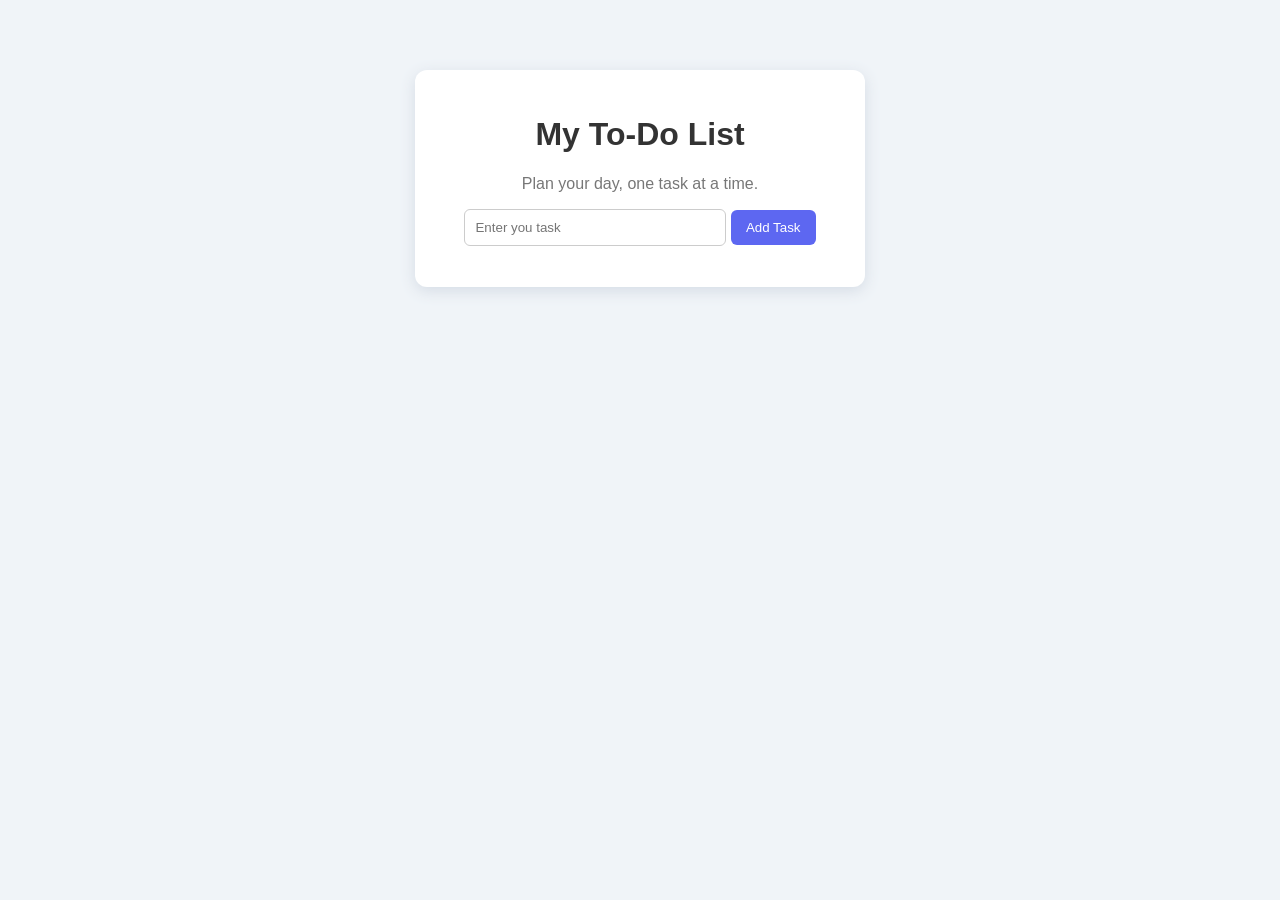
<file: javascript/todo_app/index.html>
<!DOCTYPE html>
<html lang="en">
<head>
    <meta charset="UTF-8">
    <meta name="viewport" content="width=device-width, initial-scale=1.0">
    <title>TO-DO LISt</title>
    <link rel="stylesheet" href="style.css">
    <script src="script.js" defer></script>
</head>
<body> 
    <div class="container">
        <h1>My To-Do List</h1>
        <p>Plan your day, one task at a time.</p>

        <input type="text" id="taskInput" placeholder="Enter you task">
        <button onclick="addTask()">Add Task</button>

        <ul id="tasklist"></ul>


    </div>
</body>
</file>
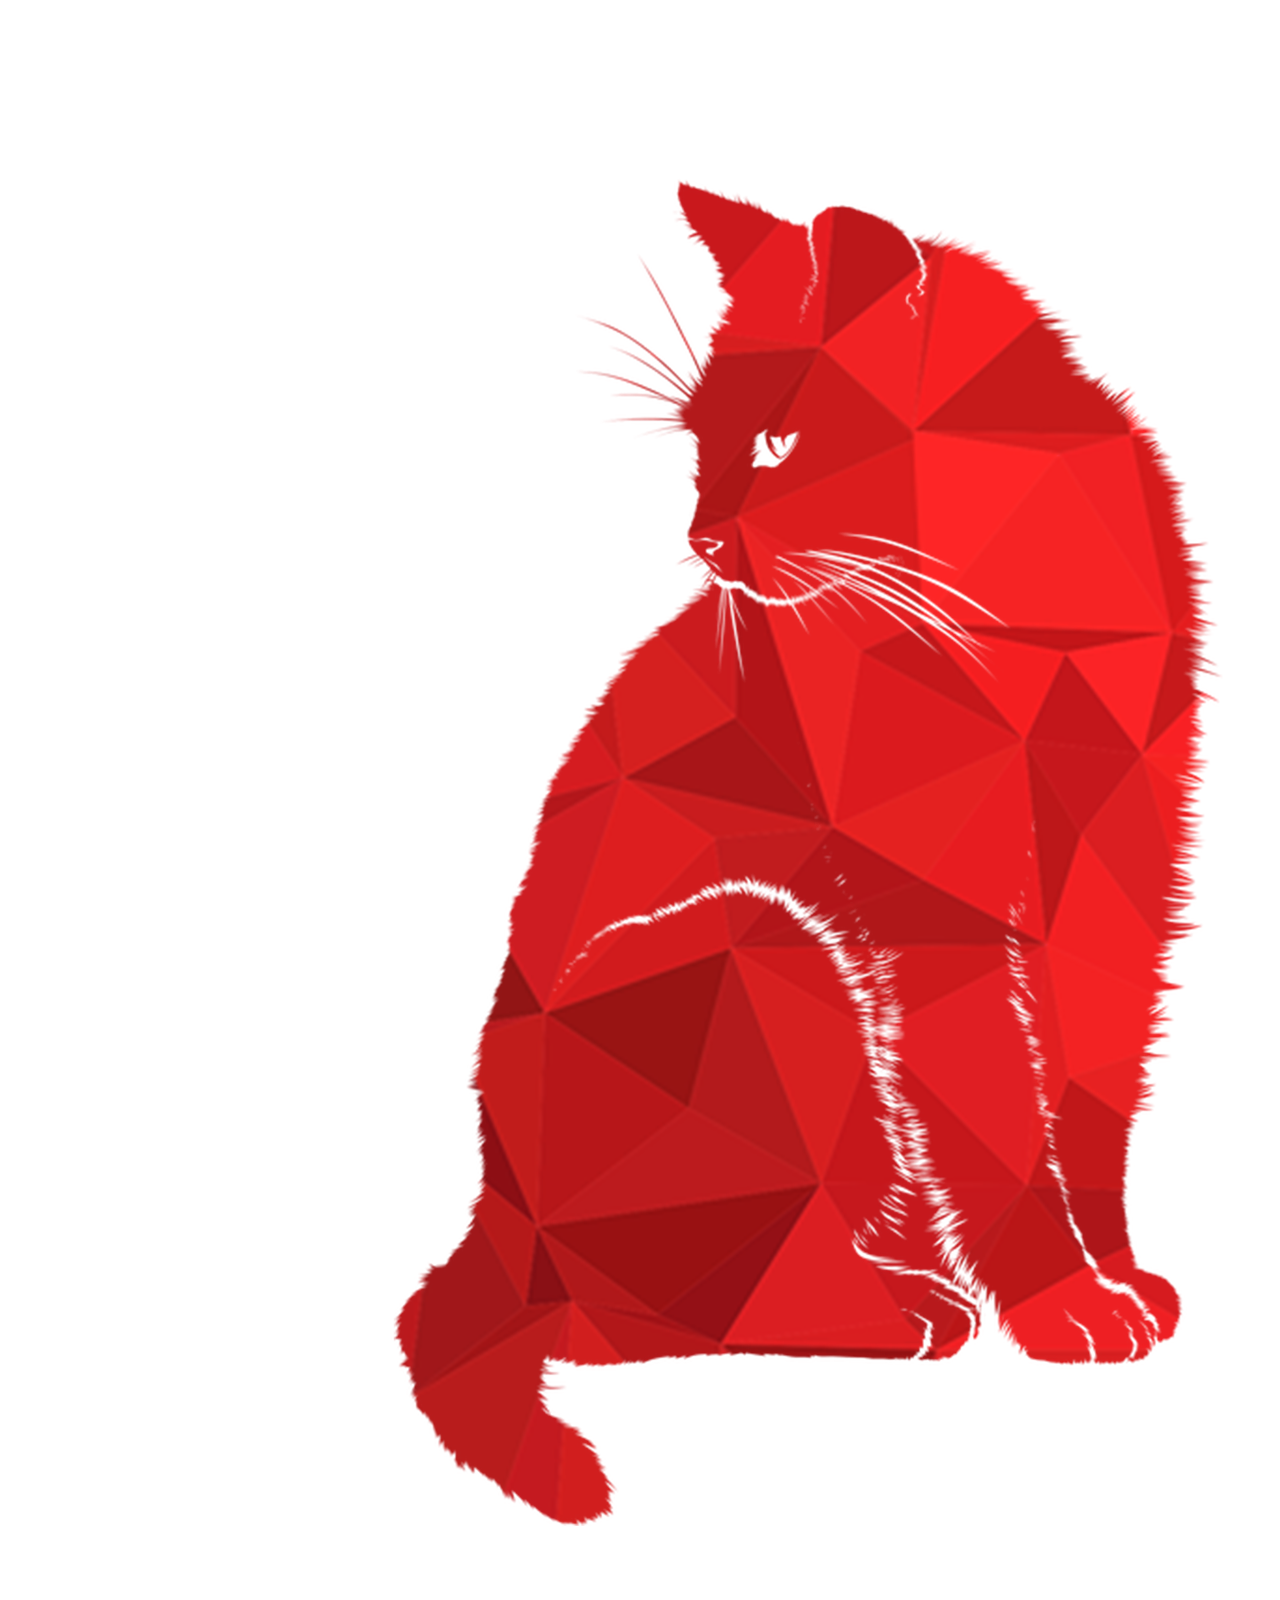
<file: basic.html>
<!DOCTYPE html>
<html lang="en">

<head>
    <meta charset="UTF-8">
    <meta name="viewport" content="width=device-width, initial-scale=1.0">
    <title>Amazon</title>

</head>

<body>
    <!-- Heading tags h1 to h6  -->
    <!-- <h1>This is h1 tag : Welcome to my website</h1> -->
    <!-- <h2>This is h2 tag : Welcome to my website</h2>
     <h3>This is h3 tag : Welcome to my website</h3>
     <h4>This is h4 tag : Welcome to my website</h4>
     <h5>This is h5 tag : Welcome to my website</h5>
     <h6>This is h6 tag : Welcome to my website</h6> -->



    <!-- paragraph tag -->
    <!-- <p> 
        Lorem ipsum dolor sit amet consectetur adipisicing elit. Adipisci esse consequatur inventore porro labore
        debitis, est minima quisquam commodi sit perferendis aliquam fugit, laudantium explicabo vero assumenda
        laboriosam molestiae accusantium a dolore veniam ducimus neque! Quam molestias hic, dolores numquam, delectus
        corrupti quia ullam eum alias odit suscipit in optio.
    </p> -->


    <!-- bold tag and break tag and italic tag -->
    <!-- <u><b><i>Hii my name is Digvijay !</i></b> <br>
     <strong>Hii my name is gajanan !</strong><br>
     <strong>Hii my name is rahul !</strong><br>
     <strong>Hii my name is divyani !</strong><br>
     <strong>Hii my name is rutuja !</strong><br></u> -->


     <!-- anchor tag use for link -->
      <!-- <h1>this is home page</h1>
      <a href="https://www.google.com" target="_blank" >Google</a><br>
      <a href="http://127.0.0.1:5500/data.html" target="_blank">Data page</a> -->

      <!-- image tag -->
       <img src="/sunwise-studio-cat-3237903_1920.png" alt="image not loded">
</body>

</html>
</file>
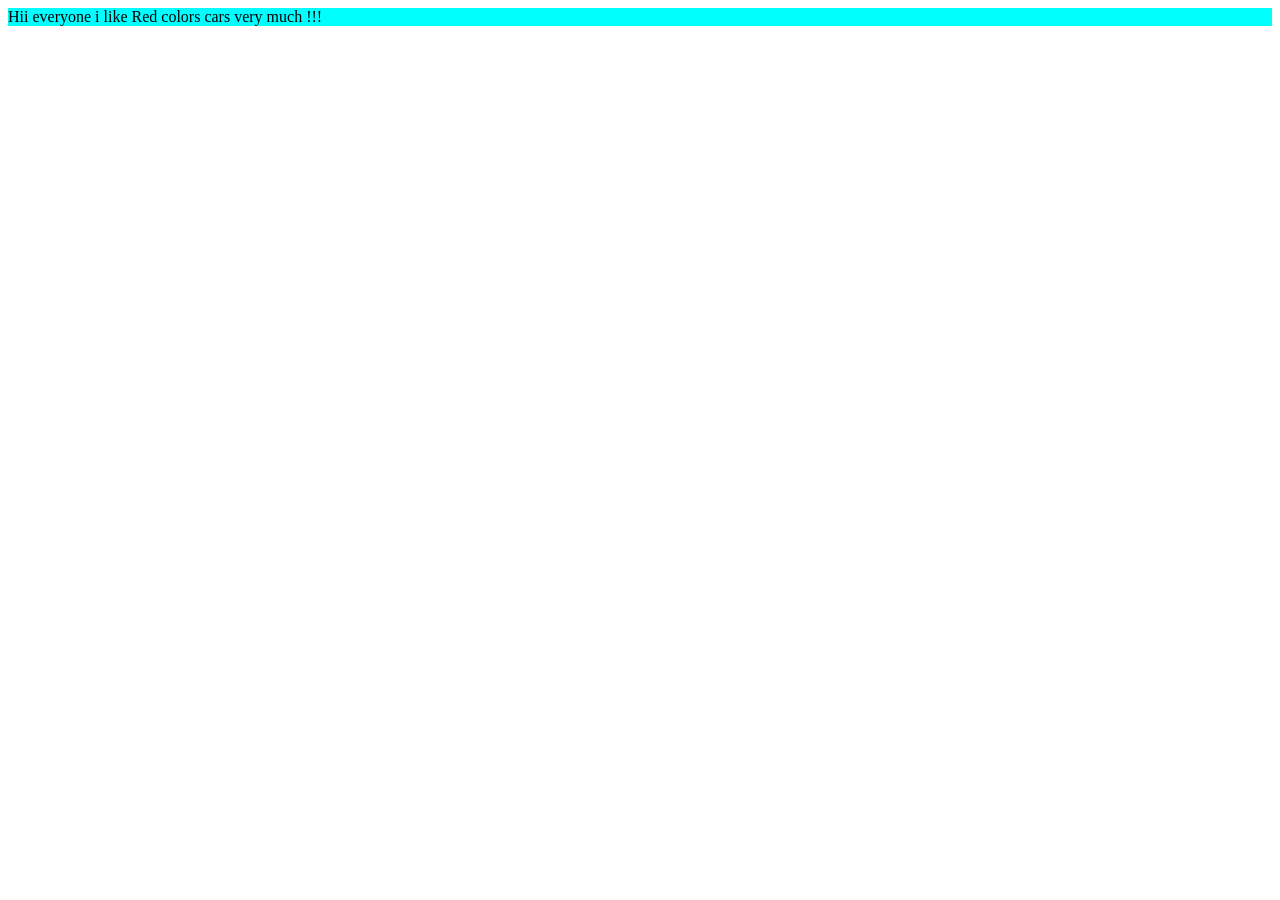
<file: block_inline.html>
<!DOCTYPE html>
<html lang="en">
<head>
    <meta charset="UTF-8">
    <meta name="viewport" content="width=device-width, initial-scale=1.0">
    <title>Document</title>
</head>
<body>
    <div style="background-color: aqua;">
        Hii everyone i like <span style="background-color: ;: red;">Red</span> colors cars very much !!!
    </div>
</body>
</html>
</file>
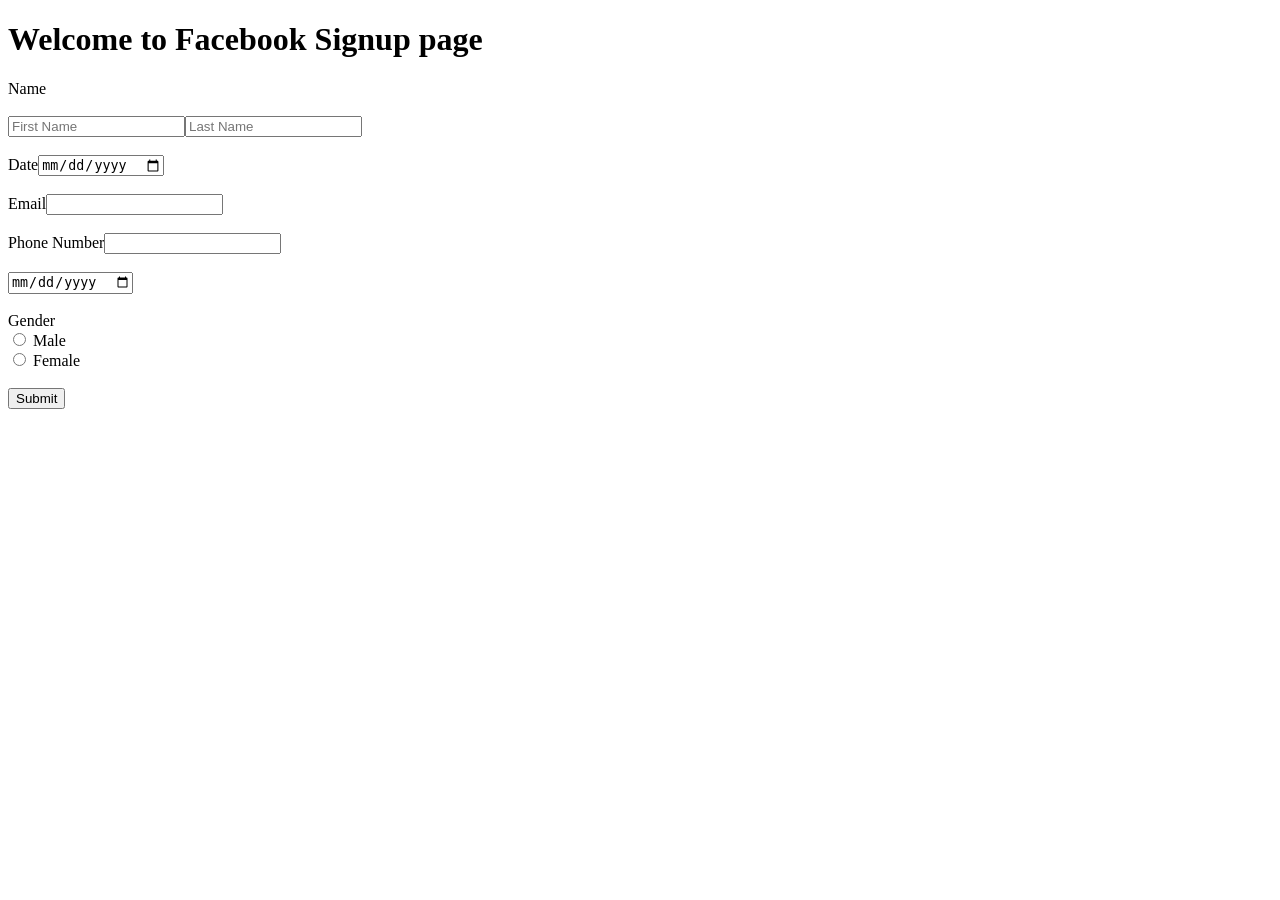
<file: facebook_signup.html>
<!DOCTYPE html>
<html lang="en">
<head>
    <meta charset="UTF-8">
    <meta name="viewport" content="width=device-width, initial-scale=1.0">
    <title>Document</title>
</head>
<body>
    
        <h1>Welcome to Facebook Signup page </h1>
        <form action="submit.html">
            <label for="">Name</label><br>
            <br>
            <input type="text" placeholder="First Name" required><input type="text" placeholder="Last Name" >
            <br><br>
            <label for="">Date</label><input type="date" name="" id="">
            <br><br>
            <label for="">Email</label><input type="email" name="" id=""><br><br>
            <label for="">Phone Number</label><input type="number" > <br><br>
            <input type="date" name="" id=""><br><br>
            <label for="">Gender</label>
            <br>
            <input type="radio" name="" id="">
            <label for="">Male</label><br>
            <input type="radio">
            <label for="">Female</label>
            <br><br>
            <input type="submit">

        </form>
</body>
</html>
</file>
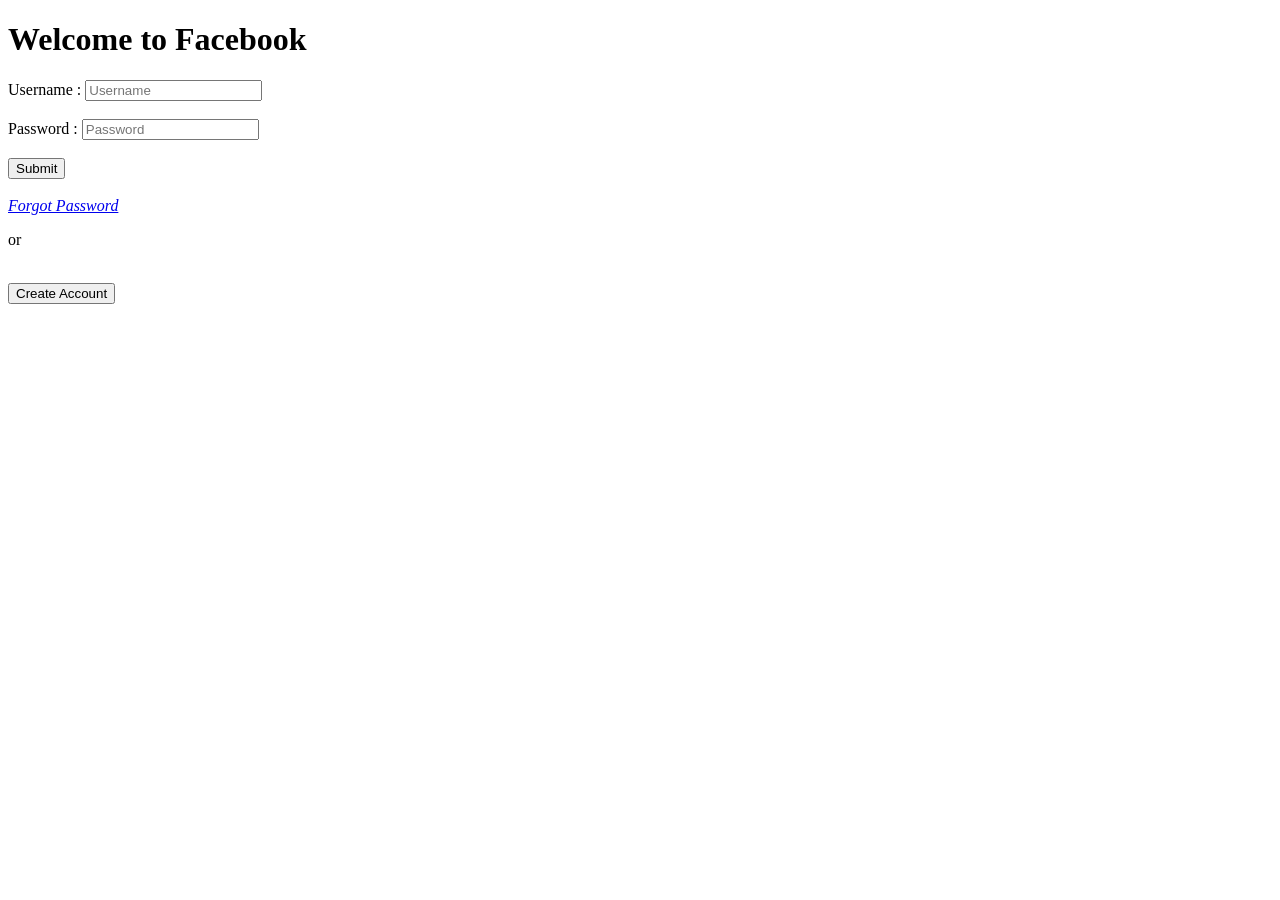
<file: form.html>
<!DOCTYPE html>
<html lang="en">

<head>
    <meta charset="UTF-8">
    <meta name="viewport" content="width=device-width, initial-scale=1.0">
    <title>Document</title>
</head>

<body>
        
    <h1>Welcome to Facebook</h1>

    <form action="submit.html">
        <label for="">Username : </label> <input type="text" placeholder="Username"><br><br>
        <label for="">Password : </label> <input type="password" placeholder="Password"><br><br>
        
        <input type="submit">
        <br><br>
        <i><a
                href="https://www.facebook.com/login/identify/?ci=[base64]">Forgot
                Password</a></i><br>
        <p>or</p>
        <br>
        <input type="button" value="Create Account">

    </form>
   
</body>

</html>
</file>
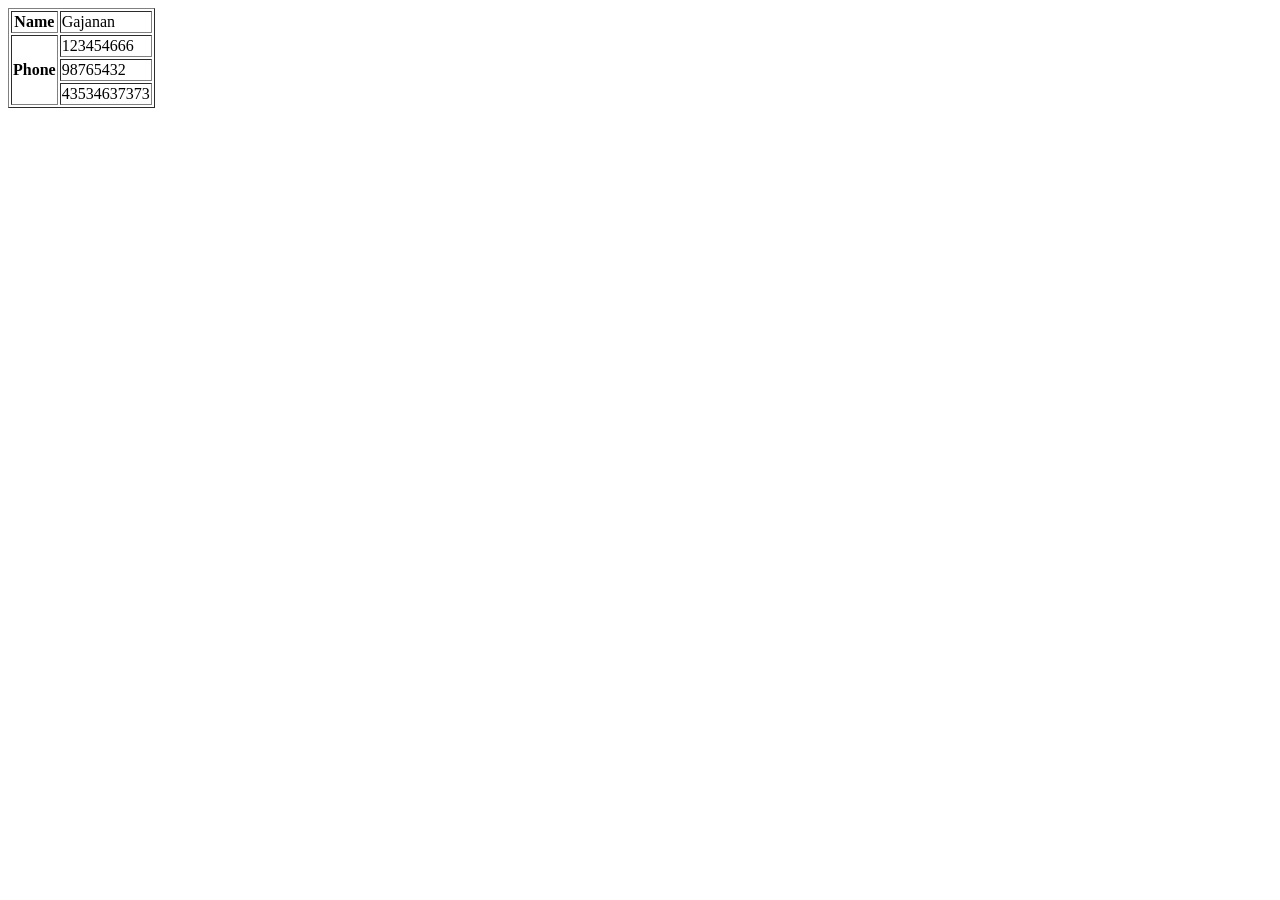
<file: product_table.html>
<!DOCTYPE html>
<html lang="en">
<head>
    <meta charset="UTF-8">
    <meta name="viewport" content="width=device-width, initial-scale=1.0">
    <title>Document</title>
</head>
<body>
    <table border="1px solid">
       <!-- colspan
       <tr>
        <th colspan="2">Name</th>
        <th>Age</th>
       </tr>
       <tr>
        <td>Digvijay</td>
        <td>Chavan</td>
        <td>60</td>
       </tr> -->
       <tr>
        <th>Name</th>
        <td>Gajanan</td>
       </tr>
       <tr>
        <th rowspan="3" >Phone</th>
        <td>123454666</td>
       </tr>
       <tr>
        <td>98765432</td>
       </tr>
       <tr>
        <td>43534637373</td>
       </tr>
    </table>
</body>
</html>
</file>
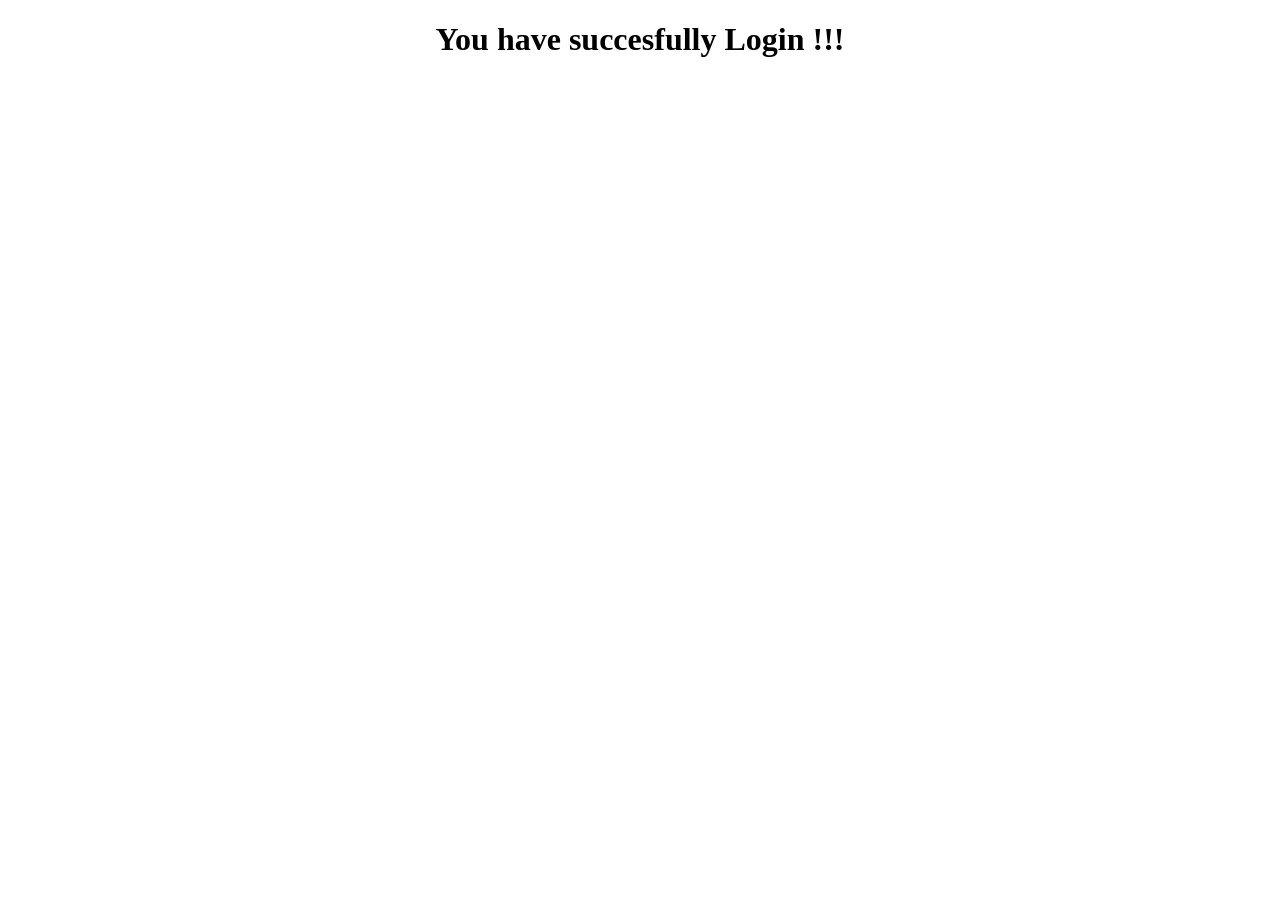
<file: submit.html>
<!DOCTYPE html>
<html lang="en">
<head>
    <meta charset="UTF-8">
    <meta name="viewport" content="width=device-width, initial-scale=1.0">
    <title>Document</title>
</head>
<body>
    <center>
    <h1>
        You have succesfully Login !!!
    </h1>
    </center>
    
</body>
</html>
</file>
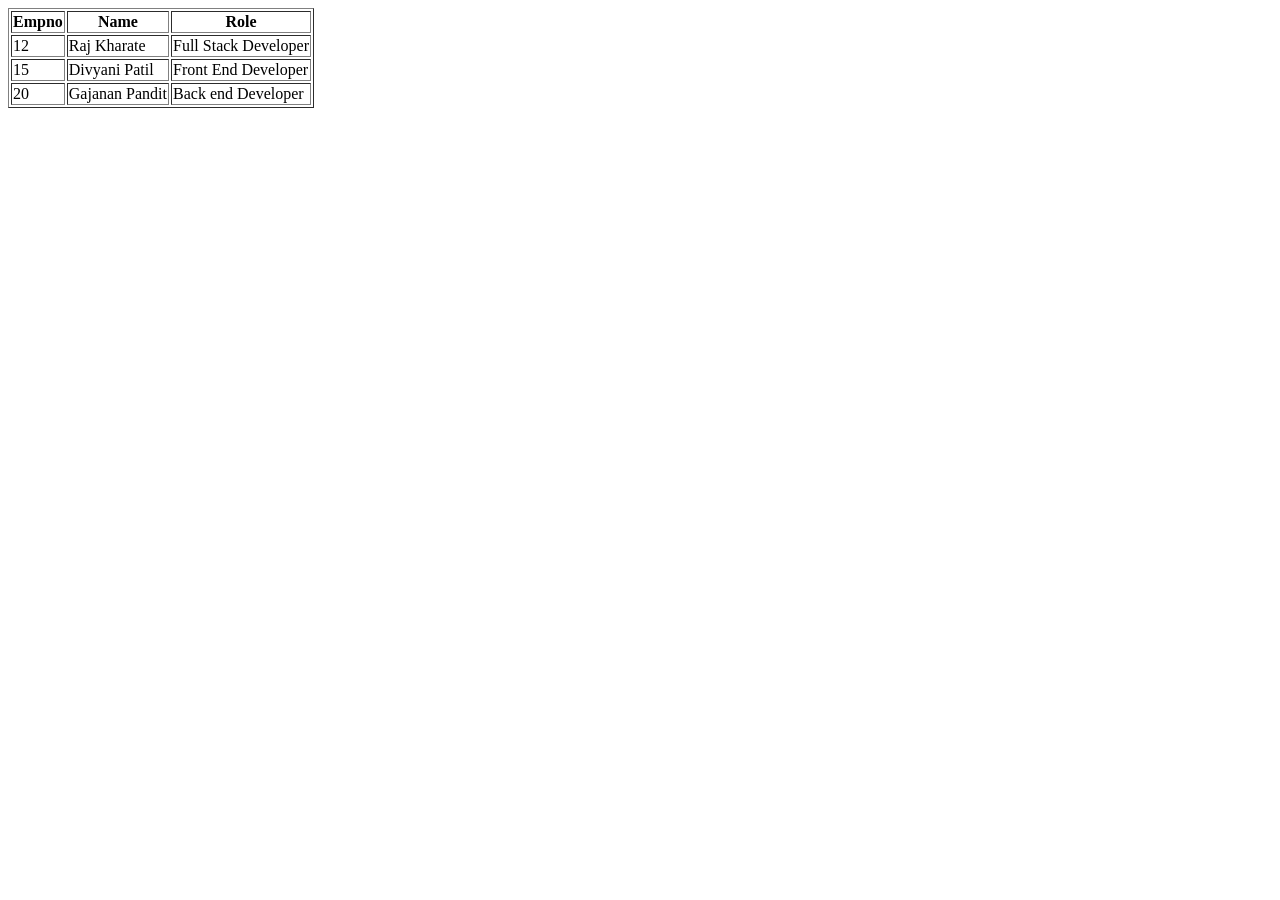
<file: table.html>
<!DOCTYPE html>
<html lang="en">
<head>
    <meta charset="UTF-8">
    <meta name="viewport" content="width=device-width, initial-scale=1.0">
    <title>Document</title>
</head>
<body>
    <table border="1px solid black">
        <!-- 1st row -->
         <tr>
            <th>Empno</th>
            <th>Name</th>
            <th>Role</th>
         </tr>

         <!-- 2nd row -->
          <tr>
            <td>12</td>
            <td>Raj Kharate</td>
            <td>Full Stack Developer</td>
          </tr>

          <!-- 3rd row -->
           <tr>
            <td>15</td>
            <td>Divyani Patil</td>
            <td>Front End Developer</td>
           </tr>

           <!-- 4 rows -->

           <tr>
            <td>20</td>
            <td>Gajanan Pandit</td>
            <td>Back end Developer</td>
           </tr>

    </table>
</body>
</html>
</file>
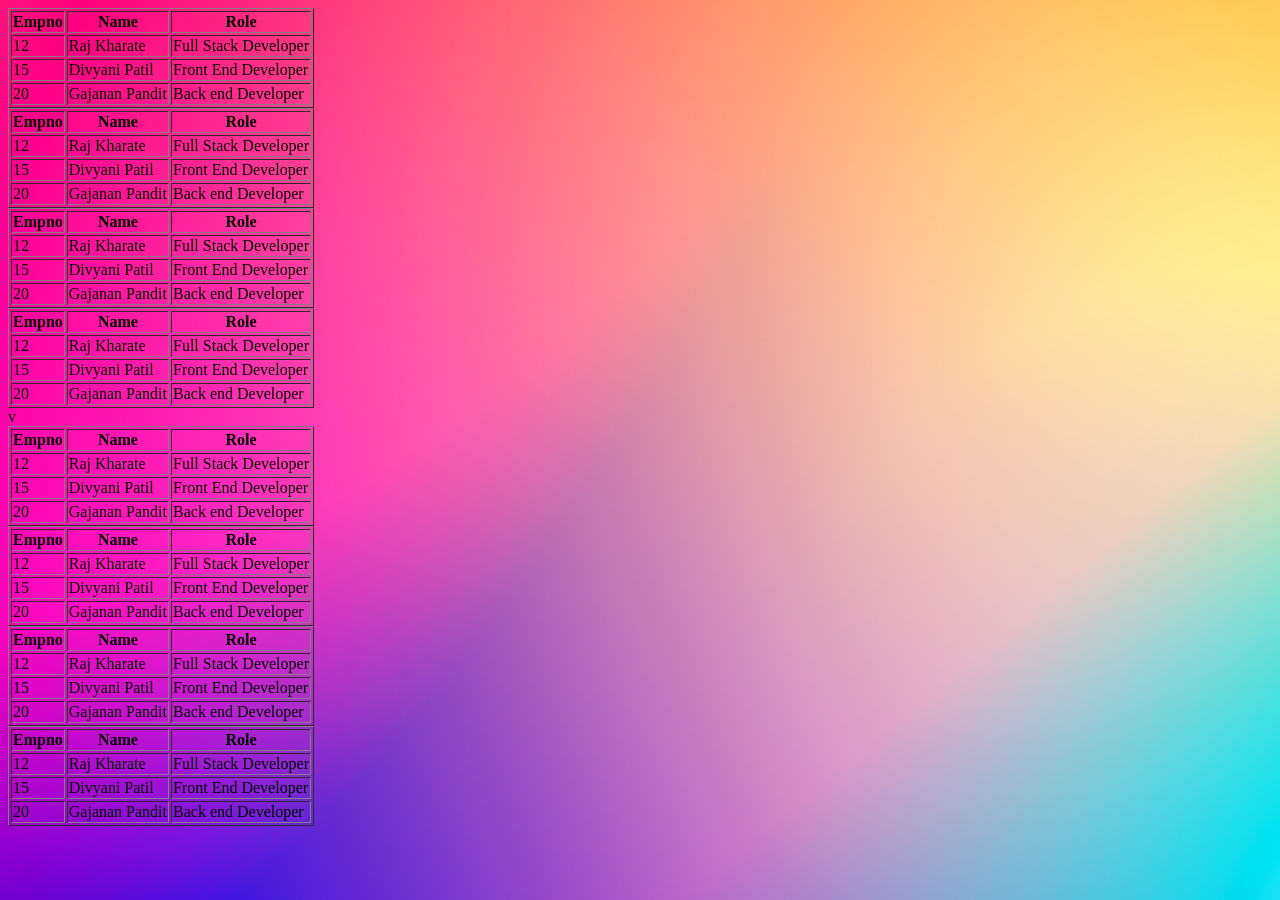
<file: CSS/background_properties.html>
<!DOCTYPE html>
<html lang="en">
<head>
    <meta charset="UTF-8">
    <meta name="viewport" content="width=device-width, initial-scale=1.0">
    <link rel="stylesheet" href="background_properties.css">
    <title>Document</title>
</head>
<body>
    
     <table border="1px solid black">
        <!-- 1st row -->
        <tr>
            <th>Empno</th>
            <th>Name</th>
            <th>Role</th>
        </tr>

        <!-- 2nd row -->
        <tr>
            <td>12</td>
            <td>Raj Kharate</td>
            <td>Full Stack Developer</td>
        </tr>

        <!-- 3rd row -->
        <tr>
            <td>15</td>
            <td>Divyani Patil</td>
            <td>Front End Developer</td>
        </tr>

        <!-- 4 rows -->

        <tr>
            <td>20</td>
            <td>Gajanan Pandit</td>
            <td>Back end Developer</td>
        </tr>

    </table>
    <table border="1px solid black">
        <!-- 1st row -->
        <tr>
            <th>Empno</th>
            <th>Name</th>
            <th>Role</th>
        </tr>

        <!-- 2nd row -->
        <tr>
            <td>12</td>
            <td>Raj Kharate</td>
            <td>Full Stack Developer</td>
        </tr>

        <!-- 3rd row -->
        <tr>
            <td>15</td>
            <td>Divyani Patil</td>
            <td>Front End Developer</td>
        </tr>

        <!-- 4 rows -->

        <tr>
            <td>20</td>
            <td>Gajanan Pandit</td>
            <td>Back end Developer</td>
        </tr>

    </table>
    <table border="1px solid black">
        <!-- 1st row -->
        <tr>
            <th>Empno</th>
            <th>Name</th>
            <th>Role</th>
        </tr>

        <!-- 2nd row -->
        <tr>
            <td>12</td>
            <td>Raj Kharate</td>
            <td>Full Stack Developer</td>
        </tr>

        <!-- 3rd row -->
        <tr>
            <td>15</td>
            <td>Divyani Patil</td>
            <td>Front End Developer</td>
        </tr>

        <!-- 4 rows -->

        <tr>
            <td>20</td>
            <td>Gajanan Pandit</td>
            <td>Back end Developer</td>
        </tr>

    </table>
    <table border="1px solid black">
        <!-- 1st row -->
        <tr>
            <th>Empno</th>
            <th>Name</th>
            <th>Role</th>
        </tr>

        <!-- 2nd row -->
        <tr>
            <td>12</td>
            <td>Raj Kharate</td>
            <td>Full Stack Developer</td>
        </tr>

        <!-- 3rd row -->
        <tr>
            <td>15</td>
            <td>Divyani Patil</td>
            <td>Front End Developer</td>
        </tr>

        <!-- 4 rows -->

        <tr>
            <td>20</td>
            <td>Gajanan Pandit</td>
            <td>Back end Developer</td>
        </tr>

    </table>
    v
    <table border="1px solid black">
        <!-- 1st row -->
        <tr>
            <th>Empno</th>
            <th>Name</th>
            <th>Role</th>
        </tr>

        <!-- 2nd row -->
        <tr>
            <td>12</td>
            <td>Raj Kharate</td>
            <td>Full Stack Developer</td>
        </tr>

        <!-- 3rd row -->
        <tr>
            <td>15</td>
            <td>Divyani Patil</td>
            <td>Front End Developer</td>
        </tr>

        <!-- 4 rows -->

        <tr>
            <td>20</td>
            <td>Gajanan Pandit</td>
            <td>Back end Developer</td>
        </tr>

    </table>

    <table border="1px solid black">
        <!-- 1st row -->
        <tr>
            <th>Empno</th>
            <th>Name</th>
            <th>Role</th>
        </tr>

        <!-- 2nd row -->
        <tr>
            <td>12</td>
            <td>Raj Kharate</td>
            <td>Full Stack Developer</td>
        </tr>

        <!-- 3rd row -->
        <tr>
            <td>15</td>
            <td>Divyani Patil</td>
            <td>Front End Developer</td>
        </tr>

        <!-- 4 rows -->

        <tr>
            <td>20</td>
            <td>Gajanan Pandit</td>
            <td>Back end Developer</td>
        </tr>

    </table>
    <table border="1px solid black">
        <!-- 1st row -->
        <tr>
            <th>Empno</th>
            <th>Name</th>
            <th>Role</th>
        </tr>

        <!-- 2nd row -->
        <tr>
            <td>12</td>
            <td>Raj Kharate</td>
            <td>Full Stack Developer</td>
        </tr>

        <!-- 3rd row -->
        <tr>
            <td>15</td>
            <td>Divyani Patil</td>
            <td>Front End Developer</td>
        </tr>

        <!-- 4 rows -->

        <tr>
            <td>20</td>
            <td>Gajanan Pandit</td>
            <td>Back end Developer</td>
        </tr>

    </table>
    <table border="1px solid black">
        <!-- 1st row -->
        <tr>
            <th>Empno</th>
            <th>Name</th>
            <th>Role</th>
        </tr>

        <!-- 2nd row -->
        <tr>
            <td>12</td>
            <td>Raj Kharate</td>
            <td>Full Stack Developer</td>
        </tr>

        <!-- 3rd row -->
        <tr>
            <td>15</td>
            <td>Divyani Patil</td>
            <td>Front End Developer</td>
        </tr>

        <!-- 4 rows -->

        <tr>
            <td>20</td>
            <td>Gajanan Pandit</td>
            <td>Back end Developer</td>
        </tr>

    </table>
</b
</body>
</html>
</file>
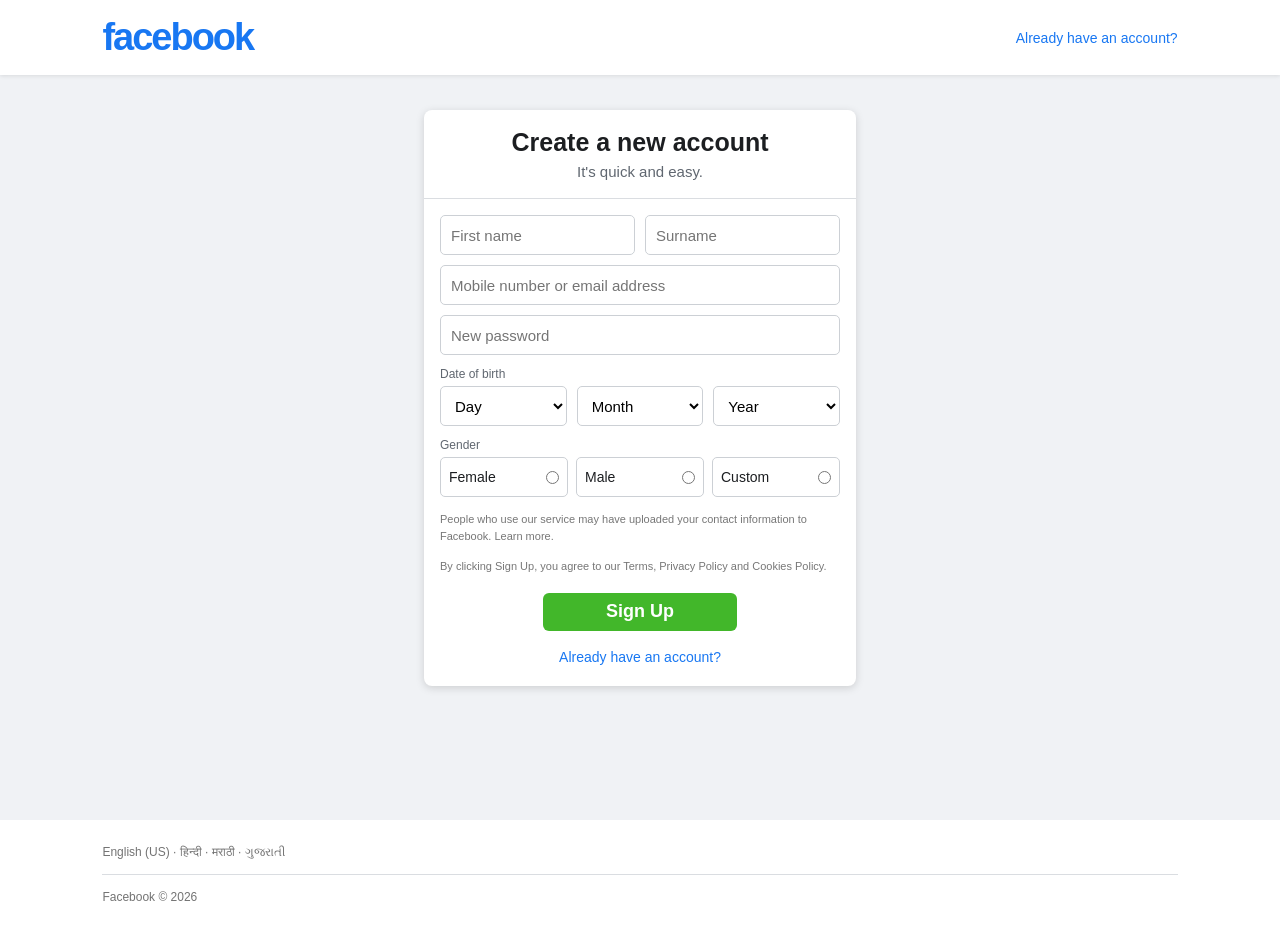
<file: CSS/basic_css.html>
<!DOCTYPE html>
<html lang="en">
<head>
    <meta charset="UTF-8">
    <meta name="viewport" content="width=device-width, initial-scale=1.0">
    <title>Facebook - Sign Up</title>
    <link rel="stylesheet" href="basic_css.css">
</head>
<body>

    <header class="header">
        <h1 class="logo">facebook</h1>
        <a href="https://www.facebook.com/" class="login-link">
            Already have an account?
        </a>
    </header>

    <main class="container">
        <div class="signup-card">

            <div class="card-header">
                <h2>Create a new account</h2>
                <p>It's quick and easy.</p>
            </div>

            <hr>

            <form>
                <div class="name-row">
                    <input type="text" placeholder="First name" required>
                    <input type="text" placeholder="Surname" required>
                </div>

                <input type="text"
                       placeholder="Mobile number or email address"
                       required>

                <input type="password"
                       placeholder="New password"
                       required>

                <label class="field-label">Date of birth</label>

                <div class="select-row">
                    <select required>
                        <option value="">Day</option>
                        <option>1</option>
                        <option>2</option>
                        <option>3</option>
                        <option>4</option>
                        <option>5</option>
                        <option>6</option>
                        <option>7</option>
                        <option>8</option>
                        <option>9</option>
                        <option>10</option>
                        <option>11</option>
                        <option>12</option>
                        <option>13</option>
                        <option>14</option>
                        <option>15</option>
                        <option>16</option>
                        <option>17</option>
                        <option>18</option>
                        <option>19</option>
                        <option>20</option>
                        <option>21</option>
                        <option>22</option>
                        <option>23</option>
                        <option>24</option>
                        <option>25</option>
                        <option>26</option>
                        <option>27</option>
                        <option>28</option>
                        <option>29</option>
                        <option>30</option>
                        <option>31</option>
                    </select>

                    <select required>
                        <option value="">Month</option>
                        <option>Jan</option>
                        <option>Feb</option>
                        <option>Mar</option>
                        <option>Apr</option>
                        <option>May</option>
                        <option>Jun</option>
                        <option>Jul</option>
                        <option>Aug</option>
                        <option>Sep</option>
                        <option>Oct</option>
                        <option>Nov</option>
                        <option>Dec</option>
                    </select>

                    <select required>
                        <option value="">Year</option>
                        <option>2000</option>
                        <option>2001</option>
                        <option>2002</option>
                        <option>2003</option>
                        <option>2004</option>
                        <option>2005</option>
                        <option>2006</option>
                        <option>2007</option>
                        <option>2008</option>
                        <option>2009</option>
                        <option>2010</option>
                    </select>
                </div>

                <label class="field-label">Gender</label>

                <div class="gender-row">
                    <label class="gender-option">
                        Female
                        <input type="radio" name="gender" required>
                    </label>

                    <label class="gender-option">
                        Male
                        <input type="radio" name="gender">
                    </label>

                    <label class="gender-option">
                        Custom
                        <input type="radio" name="gender">
                    </label>
                </div>

                <p class="description">
                    People who use our service may have uploaded your
                    contact information to Facebook. Learn more.
                </p>

                <p class="description">
                    By clicking Sign Up, you agree to our Terms,
                    Privacy Policy and Cookies Policy.
                </p>

                <button type="submit" class="signup-button">
                    Sign Up
                </button>

                <a href="https://www.facebook.com/" class="account-link">
                    Already have an account?
                </a>
            </form>

        </div>
    </main>

    <footer>
        <p>English (US) · हिन्दी · मराठी · ગુજરાતી</p>
        <hr>
        <p>Facebook © 2026</p>
    </footer>

</body>
</html>
</file>
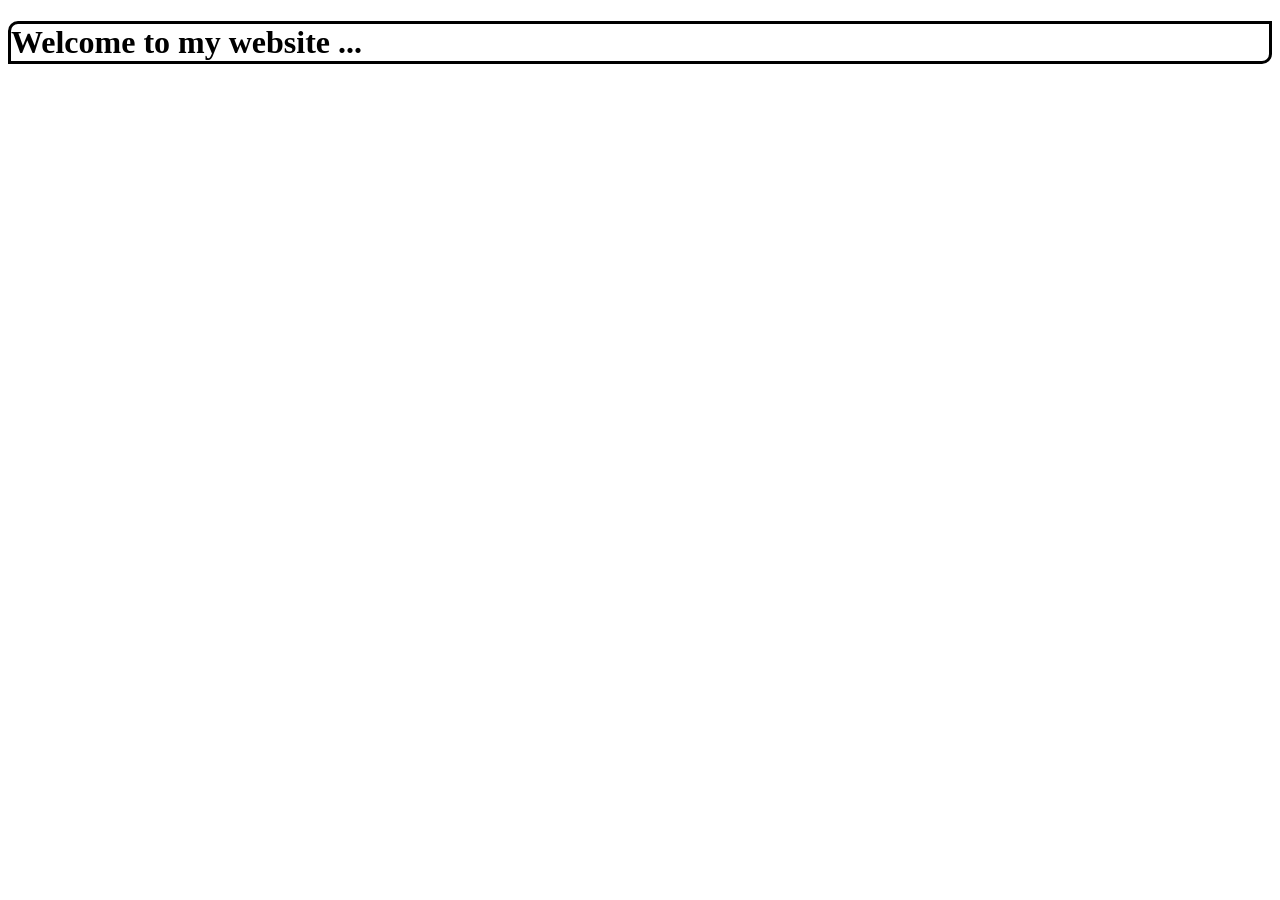
<file: CSS/border.html>
<!DOCTYPE html>
<html lang="en">
<head>
    <meta charset="UTF-8">
    <meta name="viewport" content="width=device-width, initial-scale=1.0">
    <title>Document</title>
</head>
<style>
    h1{
        border-style: solid;
        /* border-radius: 10px; */
        border-top-left-radius: 10px;
        border-bottom-right-radius: 10px;
    }
</style>
<body>
    <h1>Welcome to my website ...</h1>
</body>
</html>
</file>
<file: javascript/todo_app/style.css>
body{
    font-family: Arial, sans-serif;
    background-color: #f0f4f8;
    margin: 0;
    padding: 20px;
}

.container{
    background-color: white;
    max-width: 400px;
    margin: 50px auto;
    padding: 25px;
    border-radius: 12px;
    box-shadow: 0 4px 15px #d5dce5;
    text-align: center;
}

h1{
    color: #333;
}
p{
    color: #777;
}

input{
    padding: 10px;
    width: 60%;
    border: 1px solid #ccc;
    border-radius: 6px;
}
button{
    padding: 10px 15px;
    background-color: #5d67f1;
    color: white;
    border: none;
    border-radius: 6px;
    cursor: pointer;
}

button:hover{
    background-color: #424ed0;

}

ul{
    list-style: none;
    padding: 0;
}
li {
    display: flex;
    align-items: center;
    gap: 10px;
    background : #f7f8fc;
    padding: 12px;
    margin-bottom: 10px;
    border-radius: 8px;
}

li span{
    flex : 1;
    text-align: center;
}

li.completed span{
    text-decoration: line-through;
    color: #999;

}

li button{
    background-color: #ff5c5c;
    padding: 7px 10px;
}

li button:hover{
    background-color: #e33b3b;
}
</file>
<file: CSS/background_properties.css>
/* body{
    background-image: url("pexels-codioful-6985001.jpg");
    background-size: cover;
    background-repeat: no-repeat;
    background-attachment: fixed;
} */
body{
    background: url("pexels-codioful-6985001.jpg")  no-repeat fixed;
    background-size: cover;
}
</file>
<file: CSS/basic_css.css>
* {
    margin: 0;
    padding: 0;
    box-sizing: border-box;
}

body {
    font-family: Arial, Helvetica, sans-serif;
    background-color: #f0f2f5;
    color: #1c1e21;
}

/* Header */

.header {
    background-color: #ffffff;
    height: 75px;
    padding: 0 8%;
    display: flex;
    align-items: center;
    justify-content: space-between;
    box-shadow: 0 1px 4px rgba(0, 0, 0, 0.1);
}

.logo {
    font-size: 38px;
    color: #1877f2;
    font-weight: bold;
    letter-spacing: -2px;
}

.login-link {
    color: #1877f2;
    font-size: 14px;
    text-decoration: none;
}

/* Main container */

.container {
    min-height: calc(100vh - 155px);
    display: flex;
    justify-content: center;
    align-items: flex-start;
    padding: 35px 15px;
}

/* Signup card */

.signup-card {
    width: 100%;
    max-width: 432px;
    background-color: #ffffff;
    border-radius: 8px;
    box-shadow: 0 2px 8px rgba(0, 0, 0, 0.15);
    overflow: hidden;
}

.card-header {
    padding: 18px 16px;
    text-align: center;
}

.card-header h2 {
    font-size: 25px;
    margin-bottom: 6px;
}

.card-header p {
    font-size: 15px;
    color: #606770;
}

hr {
    border: none;
    border-top: 1px solid #dadde1;
}

/* Form */

form {
    padding: 16px;
}

.name-row {
    display: flex;
    gap: 10px;
}

.name-row input {
    width: 50%;
}

form > input {
    width: 100%;
    margin-top: 10px;
}

input:not([type="radio"]),
select {
    height: 40px;
    padding: 0 10px;
    border: 1px solid #ccd0d5;
    border-radius: 5px;
    font-size: 15px;
    background-color: #ffffff;
    min-width: 0;
}

input:focus,
select:focus {
    outline: 1px solid #1877f2;
}

.field-label {
    display: block;
    margin: 12px 0 5px;
    font-size: 12px;
    color: #606770;
}

/* Date of birth */

.select-row {
    display: flex;
    gap: 10px;
}

.select-row select {
    flex: 1;
    cursor: pointer;
}

/* Gender */

.gender-row {
    display: flex;
    gap: 8px;
}

.gender-option {
    flex: 1;
    display: flex;
    align-items: center;
    justify-content: space-between;
    gap: 5px;
    padding: 8px;
    min-height: 40px;
    border: 1px solid #ccd0d5;
    border-radius: 5px;
    font-size: 14px;
    cursor: pointer;
}

/* Description */

.description {
    font-size: 11px;
    color: #777777;
    line-height: 1.5;
    margin-top: 14px;
}

/* Signup button */

.signup-button {
    display: block;
    width: 194px;
    height: 38px;
    margin: 18px auto;
    background-color: #42b72a;
    color: #ffffff;
    font-size: 18px;
    font-weight: bold;
    border: none;
    border-radius: 6px;
    cursor: pointer;
}

.signup-button:hover {
    background-color: #36a420;
}

.account-link {
    display: block;
    text-align: center;
    color: #1877f2;
    text-decoration: none;
    font-size: 14px;
    margin: 15px 0 5px;
}

/* Footer */

footer {
    background-color: #ffffff;
    padding: 20px 8%;
    color: #737373;
    font-size: 12px;
    line-height: 2;
}

footer hr {
    margin: 10px 0;
}

/* Responsive design */

@media (max-width: 480px) {
    .header {
        padding: 0 15px;
        height: 65px;
    }

    .logo {
        font-size: 30px;
    }

    .login-link {
        font-size: 12px;
    }

    .container {
        padding: 20px 10px;
    }

    .card-header h2 {
        font-size: 22px;
    }

    form {
        padding: 12px;
    }

    .name-row,
    .select-row {
        gap: 7px;
    }

    .gender-row {
        gap: 5px;
    }

    .gender-option {
        padding: 7px 5px;
        font-size: 12px;
    }

    footer {
        padding: 20px 15px;
    }
}
</file>
